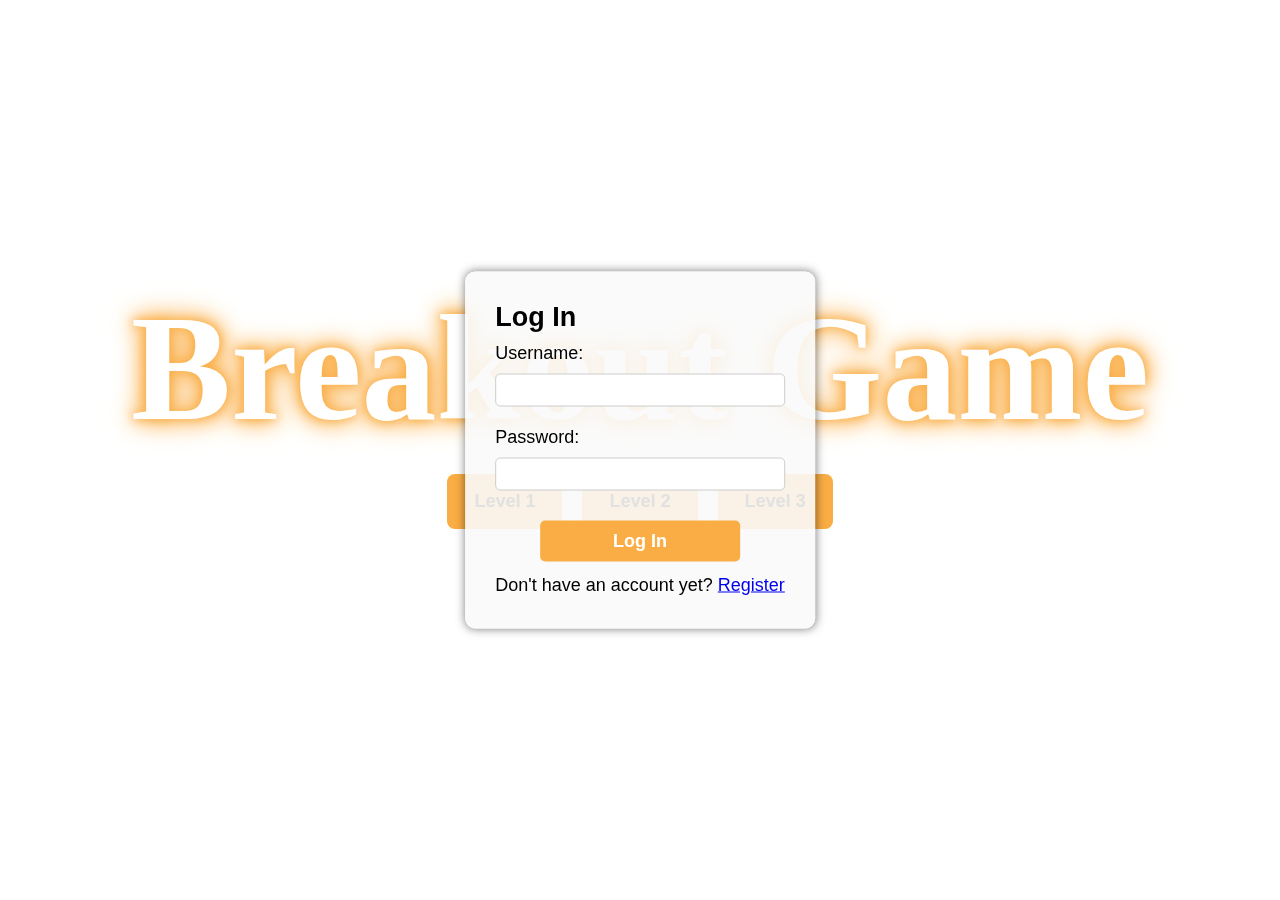
<file: index.html>
<!DOCTYPE html>
<html lang="en">

<head>
    <meta charset="UTF-8">
    <title>Breakout 23-24</title>
    <link rel="stylesheet" href="css/Styles.css">
    <link rel="stylesheet" href="css/Menu.css">
    <!-- Font Awesome stylesheet link -->
    <link rel="stylesheet" href="https://cdnjs.cloudflare.com/ajax/libs/font-awesome/6.0.0/css/all.min.css">
</head>

<body>
    <div id="loginPopup" class="popup active">
        <h2>Log In</h2>
        <form id="loginForm">
            <label for="username">Username:</label>
            <input type="text" id="username" name="username" required>
            <label for="password">Password:</label>
            <input type="password" id="password" name="password" required>
            <button type="submit">Log In</button>
        </form>
        <p><span>Don't have an account yet?  </span><a href="#" onclick="openRegisterPopup()">Register</a></p>
    </div>
    <div id="registerPopup" class="popup">
        <h2>Sign Up</h2>
        <form id="registerForm">
            <label for="newUsername">Username:</label>
            <input type="text" id="newUsername" name="newUsername" required>
            <label for="newPassword">Password:</label>
            <input type="password" id="newPassword" name="newPassword" required>
            <button type="submit">Sign In</button>
        </form>
    </div>

    <!-- Starting screen -->
    <div id="initial-page">
        <h1 class="title">Breakout Game</h1>
        <div id="buttons-container">
            <button id="button1" onclick="startLevel(1)">Level 1</button>
            <button id="button2" onclick="startLevel(2)">Level 2</button>
            <button id="button3" onclick="startLevel(3)">Level 3</button>
        </div>
    </div>

    <!-- Game screen -->
    <div id="principal">
        <div id="menu-container"></div>
        <div id="backButton" class="back-button" onclick="showStartPage()">GoBack</div>

        <div id="points-count">
            <h2>TOP SCORES</h2>
            <table>
                <thead>
                    <tr>
                        <th>Ranking</th>
                        <th>Name</th>
                        <th>Points</th>
                    </tr>
                </thead>
                <tbody>
                    <tr>
                        <td>1.</td>
                        <td class="player"><span id="topname1">xxx</span></td>
                        <td class="score"><span id="topscore1">xxx</span></td>
                    </tr>
                    <tr>
                        <td>2.</td>
                        <td class="player"><span id="topname2">xxx</span></td>
                        <td class="score"><span id="topscore2">xxx</span></td>
                    </tr>
                    <tr>
                        <td>3.</td>
                        <td class="player"><span id="topname3">xxx</span></td>
                        <td class="score"><span id="topscore3">xxx</span></td>
                    </tr>
                    <tr>
                        <td>4.</td>
                        <td class="player"><span id="topname4">xxx</span></td>
                        <td class="score"><span id="topscore4">xxx</span></td>
                    </tr>
                    <tr>
                        <td>5.</td>
                        <td class="player"><span id="topname5">xxx</span></td>
                        <td class="score"><span id="topscore5">xxx</span></td>
                    </tr>
                </tbody>
            </table>
        </div>

        <div id="game-items">
            <div class="item">Level: <span id="level">0</span></div>
            <div class="item">Score: <span id="score">0</span></div>
            <div class="item">Timer: <span id="timer">00:00</span></div>
            <div class="item">Lives:
                <div id="lives">
                    <i class="fas fa-heart life-icon full-heart"></i>
                    <i class="fas fa-heart life-icon full-heart"></i>
                    <i class="fas fa-heart life-icon full-heart"></i>
                </div>
            </div>
        </div>

        <button id="instructions-button" onclick="togglePopup()">See Instructions</button>
        <button id="sound-off" class="sound-button"> <i class="fa-solid fa-volume-xmark"></i></button>
        <button id="sound-on" class="sound-button" style="display: none;"> <i
                class="fa-solid fa-volume-high"></i></button>

        <canvas id="canvas"></canvas>

        <div id="option-panel">
            <div id="options-products">
                <button id="timemaster">
                    <img src="./images/reloj-de-arena.png" alt="timemaster">
                </button>
                <button id="scoresensei">
                    <img src="./images/diamante.png" alt="scoresensei">
                </button>
                <button id="immortalizer">
                    <img src="./images/pocion-de-amor.png" alt="immortalizer">
                </button>
            </div>
        </div>
    </div>

    <div id="legend-container" class="popup">
        <h2>Instructions.</h2>
        <div class="instruction-section">
            <h4>How to Play:</h4>
            <p>1) Use the <strong>arrow keys</strong> to move the paddle left and right. If you hit the bottom of the
                canvas, you lose a life.</p>
            <p>2) To start the game, press the <strong>space bar</strong>. You have limited time and 3 lives to play.
                Press the <strong>space bar</strong> to reset the game.</p>
        </div>
        <h3>Brick Types:</h3>
        <div class="legend-item">
            <div class="brick blue"></div>
            <span>give you <strong>10 points</strong>.</span>
        </div>
        <div class="legend-item">
            <div class="brick green"></div>
            <span>give you <strong>1 point</strong> and extend your paddle.</span>
        </div>
        <div class="legend-item">
            <div class="brick pink"></div>
            <span>give you <strong>20 points</strong> but shrink your paddle.</span>
        </div>
        <div class="legend-item">
            <div class="brick orange"></div>
            <span>you can't destroy orange bricks.</span>
        </div>
        <div class="legend-item">
            <div class="brick purple"></div>
            <span>give you <strong>150 points</strong> and increase the game velocity.</span>
        </div>
        <button class="close-button" onclick="togglePopup()">x</button>
    </div>

    <!-- End screens (lose/win) -->
    <div class="end-page" id="lose-page">
        <h1 class="title">Game Over!</h1>
        <p>You lose, what do you want to do?</p>
        <div class="buttons-container">
            <button class="buttonRestart" id="buttonRestartLose">RESTART</button>
            <button class="buttonExit" id="buttonExitLose">EXIT</button>
        </div>
    </div>

    <div class="end-page" id="win-page">
        <h1 class="title">You won!</h1>
        <p>Congratulations! Your score is: <span id="finalScore">0</span></p>
        <div class="buttons-container">
            <button class="buttonRestart" id="buttonRestartWin">RESTART</button>
            <button class="buttonExit" id="buttonExitWin">EXIT</button>
        </div>
    </div>

    <!-- JavaScript -->
    <script src="js/jquery-3.6.0.min.js"></script>
    <script src="js/jquery-ui.min.js"></script>
    <script src="js/Application.js"></script>
    <script src="js/Ball.js"></script>
    <script src="js/Brick.js"></script>
    <script src="js/Game.js"></script>
    <script src="js/Paddle.js"></script>
    <script src="js/Point.js"></script>
    <script src="js/Segment.js"></script>
    <script src="js/Timer.js"></script>
    <script src="js/Wall.js"></script>
    <script src="js/loadMenu.js"></script>
</body>
</html>
</file>
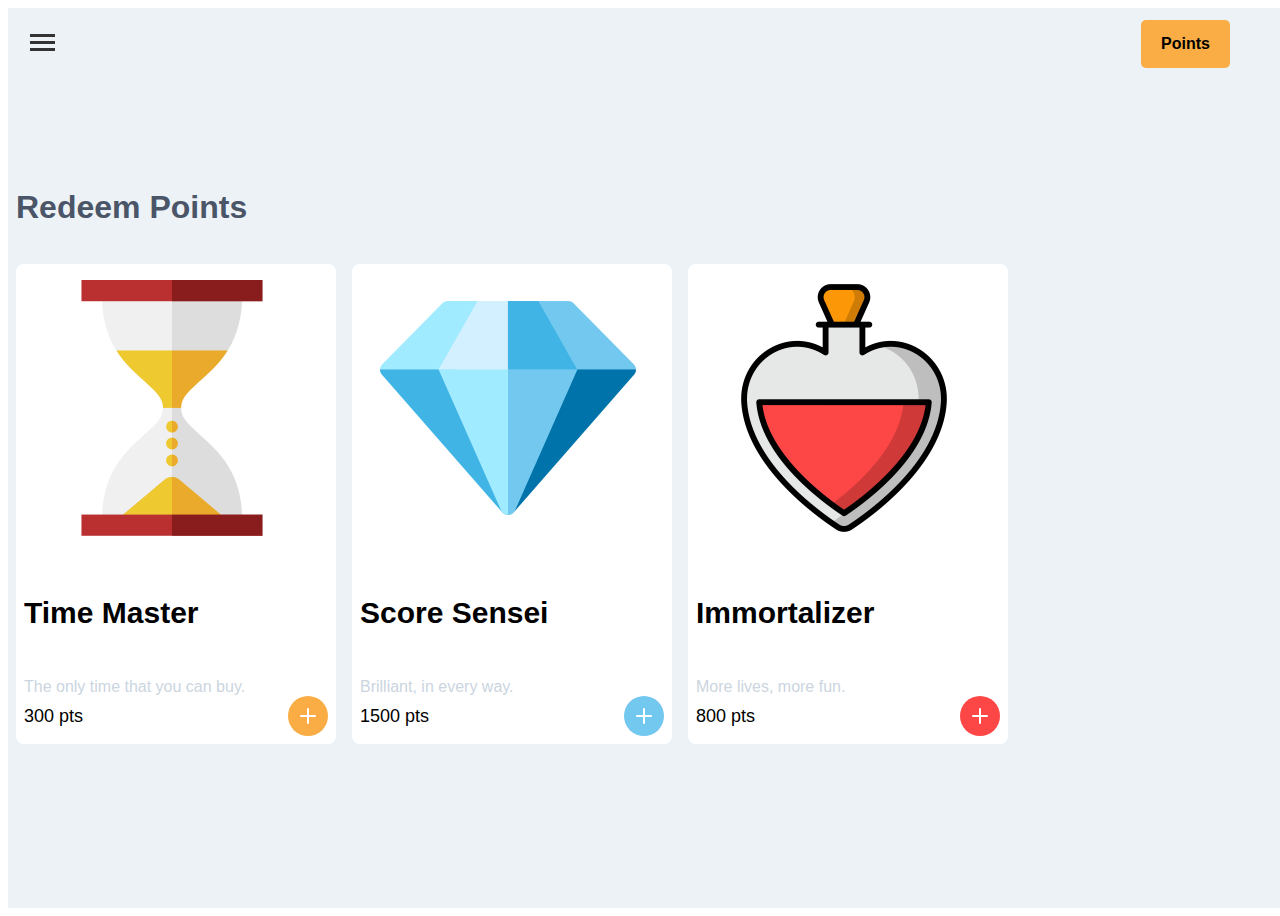
<file: reedem.html>
<!DOCTYPE html>
<html lang="en">
<head>
    <meta charset="UTF-8">
    <meta name="viewport" content="width=device-width, initial-scale=1.0">
    <title>Redeem Points</title>
    <link rel="stylesheet" href="css/Redeem.css">
    <link rel="stylesheet" href="css/Menu.css">
    <link rel="stylesheet" href="https://cdnjs.cloudflare.com/ajax/libs/font-awesome/6.0.0/css/all.min.css">
</head>
<body>
 <div id="menu-container"></div>
    <span id="user-points">Points</span>

    <div class="flex items-center bg-indigo-100 w-screen min-h-screen" style="font-family: 'Muli', sans-serif;">
        <div class="container ml-auto mr-auto flex flex-wrap items-start">
            <div class="w-full pl-5 lg:pl-2 mb-4 mt-4">
                <h1 class="text-4xl lg:text-5xl text-gray-700 font-extrabold"> Redeem Points </h1>
            </div>
            <div class="w-full md:w-1/2 lg:w-1/4 pl-5 pr-5 mb-5 lg:pl-2 lg:pr-2">
                <div id="card-timemaster" class="card bg-white rounded-lg m-h-64 p-2 transform transition duration-00" data-id="timemaster" data-title="Time Master" 
                    data-description="Time Master grants you extra time in your next game. Make every extra second count!" data-points="300">
                    <figure class="mb-2">
                        <img src="./images/reloj-de-arena.png" alt="" class="h-64 ml-auto mr-auto" />
                    </figure>
                    <div class="rounded-lg p-4 bg-purple-700 flex flex-col">
                        <div>
                            <h5 class="text-white text-3xl font-bold leading-none"> Time Master </h5>
                            <span class="text-s text-gray-400 leading-none">The only time that you can buy.</span>
                        </div>
                        <div class="flex items-center">
                            <div class="text-lg text-white font-light"> 300 pts </div>
                            <button id="TimeMaster" class="add-button" data-points="599">
                                <svg xmlns="http://www.w3.org/2000/svg" width="24" height="24" viewBox="0 0 24 24" fill="none" stroke="currentColor" stroke-width="2" stroke-linecap="round" stroke-linejoin="round" class="stroke-current m-auto">
                                    <line x1="12" y1="5" x2="12" y2="19"></line>
                                    <line x1="5" y1="12" x2="19" y2="12"></line>
                                </svg>
                            </button>            
                        </div>
                    </div>
                </div>
            </div>
            <div class="w-full md:w-1/2 lg:w-1/4 pl-5 pr-5 mb-5 lg:pl-2 lg:pr-2">
                <div id="card-scoresensei" class="card bg-white rounded-lg m-h-64 p-2 transform transition duration-300" data-id="scoresensei"  data-title="Score Sensei" 
                data-description="Score Sensei doubles your score in your next game. Reach new high scores and prove your skills in the game!" data-points="1500">
                    <figure class="mb-2">
                        <img src="./images/diamante.png" alt="" class="h-64 ml-auto mr-auto" />
                    </figure>
                    <div class="rounded-lg p-4 bg-purple-600 flex flex-col">
                        <div>
                            <h5 class="text-white text-3xl font-bold leading-none"> Score Sensei </h5>
                            <span class="text-s text-gray-400 leading-none">Brilliant, in every way.</span>
                        </div>
                        <div class="flex items-center">
                            <div class="text-lg text-white font-light"> 1500 pts </div>
                            <button class="add-button" id="open-popup" data-points="599">
                                <svg xmlns="http://www.w3.org/2000/svg" width="24" height="24" viewBox="0 0 24 24" fill="none" stroke="currentColor" stroke-width="2" stroke-linecap="round" stroke-linejoin="round" class="stroke-current m-auto">
                                    <line x1="12" y1="5" x2="12" y2="19"></line>
                                    <line x1="5" y1="12" x2="19" y2="12"></line>
                                </svg>
                            </button>
                        </div>
                    </div>
                </div>
            </div>
            <div class="w-full md:w-1/2 lg:w-1/4 pl-5 pr-5 mb-5 lg:pl-2 lg:pr-2">
                <div id="card-immortalizer" class="card bg-white rounded-lg m-h-64 p-2 transform transition duration-300" data-id="immortalizer" data-title="Immortalizer" 
                data-description="Immortalizer adds an extra life to your next game. Play longer, increase your chances of success!" data-points="800">
                    <figure class="mb-2">
                        <img src="./images/pocion-de-amor.png" alt="" class="h-64 ml-auto mr-auto"/>
                    </figure>
                    <div class="rounded-lg p-4 bg-gray-700 flex flex-col">
                        <div>
                            <h5 class="text-white text-3xl font-bold leading-none"> Immortalizer </h5>
                            <span class="text-s text-gray-400 leading-none">More lives, more fun.</span>
                        </div>
                        <div class="flex items-center">
                            <div class="text-lg text-white font-light"> 800 pts </div>
                            <button class="add-button" id="open-popup" data-points="599">
                                <svg xmlns="http://www.w3.org/2000/svg" width="24" height="24" viewBox="0 0 24 24" fill="none" stroke="currentColor" stroke-width="2" stroke-linecap="round" stroke-linejoin="round" class="stroke-current m-auto">
                                    <line x1="12" y1="5" x2="12" y2="19"></line>
                                    <line x1="5" y1="12" x2="19" y2="12"></line>
                                </svg>
                            </button>
                        </div>
                    </div>
                </div>
            </div>
        </div>
    </div>

  <div class="modal" id="myModal">
    <div class="modal-content">
      <span class="close">&times;</span>
      <div class="modal-body">
        <h2 id="modal-title">Title</h2>
        <p id="modal-description">Description</p>
        <p id="modal-points">Points: 0</p>
        <button id="redeem-button">Redeem</button>
      </div>
    </div>
  </div>
<script src="js/loadMenu.js"></script>
<script src="js/Reedem.js"></script>
<script src="js/Menu.js"></script>
<script src="js/CardModal.js"></script>
<script src="js/UserPoints.js"></script>
</body>
</html>
</file>
<file: css/Styles.css>
* {
    padding: 0;
    margin: 0;
    box-sizing: border-box;
}

body {
    margin: 0;
    padding: 0;
    background-size: 80%;
    color: #fff;
    font-size: 18px;
    font-family: 'Roboto', sans-serif;
}

@keyframes fadeIn {
    from { opacity: 0; }
    to { opacity: 1; }
}

#initial-page {
    position: relative;
    display: flex;
    flex-direction: column;
    justify-content: center;
    align-items: center;
    height: 90vh;
    animation: fadeIn 1.5s ease;
}

.title {
    color: #FAAD44;
    color: #FFF;
    font-size: 150px;
    margin-top: 20px;
    font-family: 'Brush Script MT', cursive;
    text-shadow: 0 0 10px #FAAD44, 0 0 20px #FAAD44, 0 0 30px #FAAD44;
}

#buttons-container {
    display: flex;
    justify-content: center;
    align-items: center;
    margin: 20px 0;
}

button {
    padding: 15px 25px;
    margin: 0 10px;
    font-size: 18px;
    font-family: 'Roboto', sans-serif;
    font-weight: bold;
    cursor: pointer;
    color: #000;
    background-color: #FAAD44;
    border: 2px solid transparent;
    border-radius: 8px;
    transition: transform 0.2s ease, background-color 0.2s ease, color 0.2s ease;
    white-space: nowrap;
}

button:hover {
    color: #FAAD44;
    background-color: #fff;
    border-color: #FAAD44;
    transform: scale(1.1);
}

#principal {
    display: flex;
    position: relative; 
    flex-direction: column;
    align-items: center;
    justify-content: center;
    margin-top: 20px;
    font-family: 'Roboto', sans-serif;
    font-weight: bold;
    color: #000;
}






#canvas {
    width: 870px;
    height: 450px;
    margin-left: 150px;
    margin-top: 30px;
    background-color: #000;
}

#text {
    padding: 15px;
    background-color: rgba(0, 0, 0, 0.8);
    border-radius: 10px;
    color: #FFF;
    font-family: 'Roboto', sans-serif;
    font-weight: lighter;
    font-size: 18px;
    margin-top: 10px;
    box-shadow: 0 0 5px rgba(0, 0, 0, 0.5);
    max-width: 600px;
    text-align: center;
}

#game-items {
    display: flex;
    justify-content: space-between;
    align-items: center;
    margin-top: 10px;
    gap: 30px;
}

.item {
    display: flex;
    flex-direction: column;
    align-items: center;
}



#level,
#score,
#timer {
    margin-left: 50px;
    margin-right: 50px;
    padding: 5px 20px;
    font-size: 22px;
    background-color: #FAAD44;
    border: 2px solid transparent;
    border-radius: 5px;
}

#lives {
    margin-left: 50px;
    margin-right: 50px;
    display: flex;
    align-items: center;
}

.life-icon {
    width: 25px;
    height: 25px;
    margin: 0 5px;
    color: #FAAD44;
}

#sound-off,
#sound-on {
    font-size: 20px;
    position: absolute;
    top: 110px;
    right: 25px;
    color: #000;
}

#sound-on {
    display: none; 
}



.hamburger-menu {
    cursor: pointer;
    padding: 15px;
    position: absolute;
    top: 15px;
    left: 15px;
    z-index: 2;
}

.hamburger-menu .bar {
    width: 25px;
    height: 3px;
    background-color: #333;
    margin: 4px 0;
    transition: 0.4s;
}

#sidebar-menu {
    display: none;
}



#points-count {
    position: absolute;
    top: 100px;
    left: 20px;
    padding: 30px;
    background-color: rgba(255, 255, 255, 0.9);
    border: 2px solid #FAAD44;
    border-radius: 10px;
    color: #000;
    font-family: 'Roboto', sans-serif;
    font-size: 20px;
    box-shadow: 0 0 15px rgba(0, 0, 0, 0.2);
    width: 350px;
    height: 400px;
    display: flex;
    flex-direction: column;
    justify-content: center;
    align-items: center;
}

#points-count table {
    width: 100%;
    border-collapse: collapse;
    margin-top: 10px;
}

#points-count th, #points-count td {
    padding: 10px;
    border-bottom: 1px solid #ddd;
}

#points-count th {
    background-color: #FAAD44;
    color: white;
    font-weight: bold;
    text-align: center;
}

#points-count .player {
    text-align: center;
    display: block;
    max-width: 12ch;
    white-space: normal;
    overflow: visible;
}

#points-count .score {
    text-align: center;
}

#points-count tr {
    margin-bottom: 30px;
    text-align: center;
}



#option-panel {
    display: flex;
    flex-direction: column;
    position: fixed;
    top: 50%;
    right: 20px;
    transform: translateY(-50%);
    background-color: transparent;
    border: none;
    z-index: 1;
}

#options-products {
    display: flex;
    flex-direction: column;
    gap: 10px;
}

#options-products button {
    padding: 0;
    width: 60px;
    height: 60px;
    border: none;
    border-radius: 5px;
    cursor: pointer;
}

#options-products button img {
    width: 100%;
    height: 100%;
    border-radius: 5px;
}

#options-products button:disabled {
    background-color: #D3D3D3;
    cursor: not-allowed;
}

.popup {
    display: none;
    text-align: left;
    position: fixed;
    top: 50%;
    left: 50%;
    transform: translate(-50%, -50%);
    background-color: rgba(250, 250, 250, 0.9);
    border-radius: 10px;
    padding: 20px;
    color: #000;
    max-width: 500px;
    box-shadow: 0 0 10px rgba(0, 0, 0, 0.5);
    z-index: 1000;
}

.popup h2{
    margin-bottom: 10px;
}

.popup p{
    margin-top: 10px;
}

.popup button[type="submit"] {
    display: block;
    width: 200px;
    padding: 10px;
    margin: auto;
    border: none;
    border-radius: 5px;
    background-color: #FAAD44;
    color: #fff;
    font-size: 18px;
    cursor: pointer;
    margin-top: 10px;
}

.popup.active {
    display: block;
}

.popup .close-button {
    background-color: transparent;
    border: none;
    color: #000;
    padding: 10px;
    position: absolute;
    top: 10px;
    margin-left: 20px;
    right: 10px;
    cursor: pointer;
    font-size: 24px;
    border-radius: 50%;
    transition: transform 0.2s ease, color 0.2s ease;
}

.popup .close-button:hover {
    color: #FAAD44;
    transform: scale(1.1);
}

.popup {
    padding: 30px;
}

#instructions-button {
    position: absolute;
    top: 20px;
    right: 20px;
}

.instruction-section {
    margin-bottom: 20px;
}

h4, h3 {
    margin-bottom: 10px;
}

.legend-item {
    display: flex;
    align-items: center;
    margin-bottom: 10px;
}

p, span {
    line-height: 1.5;
}

.close-button {
    margin-top: 20px;
}

.brick-item {
    display: flex;
    align-items: center;
    margin-bottom: 10px;
}

.legend-item span {
    line-height: 1.5;
}

.brick {
    width: 50px;
    height: 25px;
    margin-right: 10px;
    border: 2px solid #FFF;
    border-radius: 3px;
}

.brick.blue { background-color: #4F9FF5; }
.brick.green { background-color: #83DD99; }
.brick.pink { background-color: #F85D98; }
.brick.orange { background-color: #FAAD44; }
.brick.purple { background-color: #A786EB; }

.full-heart::before {
    content: "\f004";
    transition: color 0.3s ease;
}

.empty-heart::before {
    content: "\f08a";
    color: #ccc;
}

.life-icon::before {
    font-family: "Font Awesome 5 Free";
    font-weight: 900;
    font-size: 35px; /* Aumentado */
    display: inline-block;
    width: 40px;
    height: 40px;
    margin-right: 10px;
    font-style: normal;
}

.life-icon.full-heart {
    color: #FAAD44;
    transition: color 0.3s ease;
}

.end-page {
    display: none;
    position: fixed;
    top: 0;
    left: 0;
    width: 100%;
    height: 100%;
    background-color: rgba(0, 0, 0, 0.5);
    z-index: 9999;
}

.end-page.active {
    display: flex;
    justify-content: center;
    align-items: center;
}

.end-page .title {
    text-align: center;
    margin-bottom: 20px;
    font-size: 90px; /* Aumentado */
}

.end-page p {
    font-size: 22px; /* Aumentado */
    color: #ffffff;
    text-align: center;
    margin-bottom: 30px;
    font-family: 'Roboto', sans-serif;
}

.end-page .buttons-container {
    display: flex;
    justify-content: center;
}

.redeem-section {
    display: none;
}


#points-content {
    text-align: center;
    padding: 20px;
}

.close-button {
    cursor: pointer;
    padding: 8px 10px;
    color: #fff;
    font-size: 20px;
}

.close-button:hover {
    background-color: #333;
}

.content-section {
    display: none; 
    padding: 20px;
}
        /* Estilos del registro */
        form {
            display: flex;
            flex-direction: column;
        }

        label {
            margin-bottom: 10px;
        }

        input[type="text"],
        input[type="password"] {
            margin-bottom: 20px;
            padding: 8px;
            border-radius: 5px;
            border: 1px solid #ccc;
        }

#backButton {
    position: absolute;
    top: 550px;
    left: 190px;
    transform: translate(-50%, -50%);
    padding: 15px 25px;
    font-size: 18px;
    font-family: 'Roboto', sans-serif;
    font-weight: bold;
    cursor: pointer;
    color: #000;
    background-color: #FAAD44;
    border: 2px solid transparent;
    border-radius: 8px;
    transition: transform 0.2s ease, background-color 0.2s ease, color 0.2s ease;
    white-space: nowrap;
}

#backButton:hover {
    color: #FAAD44;
    background-color: #fff;
    border-color: #FAAD44;
}
</file>
<file: css/Menu.css>
.sidebar-menu {
    position: fixed;
    left: -250px;
    top: 0;
    width: 250px;
    height: 100%;
    background: rgb(51, 51, 51); 
    transition: left 0.3s;
    color: white;
    padding-top: 60px;
    z-index: 1;
}

.sidebar-menu.active {
    left: 0;
}

.sidebar-menu ul {
    list-style: none;
    padding: 0;
    margin: 0;
}

.sidebar-menu ul li {
    padding: 10px;
    text-align: left;
}

.sidebar-menu ul li a {
    display: block;
    color: white;
    text-decoration: none;
    padding: 8px 16px;
}

.sidebar-menu ul li a:hover {
    background-color: #555; 
}

.hamburger-menu {
    cursor: pointer;
}

.hamburger-menu .bar {
    width: 25px;
    height: 3px;
    background-color: #333;
    margin: 4px 0;
}

.close-button-navbar {
    cursor: pointer;
    padding: 8px 10px;
    color: #fff;
    position: absolute;
    font-size: 20px;
    top: 0;
    bottom: 0;
    right: 0;
}

.close-button-navbar:hover {
    background-color: #333;
}
</file>
<file: css/Redeem.css>
.hamburger-menu {
  cursor: pointer;
  padding: 15px;
  position: absolute;
  top: 15px;
  left: 15px;
  z-index: 2;
}

.hamburger-menu .bar {
  width: 25px;
  height: 3px;
  background-color: #333;
  margin: 4px 0;
  transition: 0.4s;
}

#sidebar-menu {
  display: none;
}

#points-content {
  text-align: center;
  padding: 20px;
}

.close-button {
  cursor: pointer;
  padding: 8px 10px;
  color: #fff;
  font-size: 50px;
}

.close-button:hover {
  background-color: #333;
}

.flex {
  display: flex;
}

.items-center {
  align-items: center;
}

.bg-indigo-100 {
  background-color: #edf2f7;
}

.w-screen {
  width: 100vw;
}

.min-h-screen {
  min-height: 100vh;
}

.container {
  width: 100%;
  max-width: 1280px;
}

.ml-auto {
  margin-left: auto;
}

.mr-auto {
  margin-right: auto;
}

.flex-wrap {
  flex-wrap: wrap;
}

.items-start {
  align-items: flex-start;
}

.w-full {
  width: 100%;
}

.pl-5 {
  padding-left: 1.25rem;
}

.lg\:pl-2 {
  padding-left: 0.5rem;
}

.mb-4 {
  margin-bottom: 1rem;
}

.mt-4 {
  margin-top: 1rem;
}

.text-3xl {
  font-size: 1.875rem;
}

.lg\:text-4xl {
  font-size: 2.25rem;
}

.text-gray-700 {
  color: #4a5568;
}

.font-extrabold {
  font-weight: 800;
}

.md\:w-1\/2 {
  width: 50%;
}

.lg\:w-1\/4 {
  width: 25%;
}

.pr-5 {
  padding-right: 1.25rem;
}

.lg\:pr-2 {
  padding-right: 0.5rem;
}

.mb-5 {
  margin-bottom: 1.25rem;
}

.bg-white {
  background-color: #fff;
}

.rounded-lg {
  border-radius: 0.5rem;
}

.p-2 {
  padding: 0.5rem;
}

.transform {
  transform: translateY(0);
}

.hover\:translate-y-2:hover {
  transform: translateY(-0.5rem);
}

.hover\:shadow-xl:hover {
  box-shadow: 0 4px 6px -1px rgba(0, 0, 0, 0.1), 0 2px 4px -1px rgba(0, 0, 0, 0.06);
}

.transition {
  transition-property: all;
}

.duration-300 {
  transition-duration: 300ms;
}

.figure {
  margin-bottom: 0.5rem;
}

.mb-2 {
  margin-bottom: 0.5rem;
  margin-top: 0.5rem;
  margin-left: 1.25rem;
  margin-right: 0.5rem;
}

.h-64 {
  height: 16rem;
}

.ml-auto {
  margin-left: auto;
}

.mr-auto {
  margin-right: auto;
}

.flex {
  display: flex;
}

.flex-col {
  flex-direction: column;
}

.text-2xl {
  font-size: 1.5rem;
}

.font-bold {
  font-weight: 700;
}

.leading-none {
  line-height: 1;
}

.text-white {
  color: black;
}

.text-xs {
  font-size: 0.75rem;
}

.text-gray-400 {
  color: #cbd5e0;
}

.flex {
  display: flex;
}

.items-center {
  align-items: center;
}

.text-lg {
  font-size: 1.125rem;
}

.font-light {
  font-weight: 300;
}

.rounded-full {
  border-radius: 9999px;
}

.bg-purple-900 {
  background-color: #FAAD44;
}

.text-purple-900 {
  color:#FAAD44;
}

.hover\:bg-white:hover {
  background-color: #ffffff;
}

.hover\:text-purple-900:hover {
  color: #FAAD44;
}

/* General hover effect for all cards */
.card:hover {
  transform: translateY(-10px);
  transition: transform 0.3s;
}

/* Specific hover effect for TimeMaster */
#card-timemaster:hover {
  box-shadow: 0 20px 25px -5px rgba(250, 173, 68, 0.3), 0 10px 10px -5px rgba(250, 173, 68, 0.22);
}

/* Specific hover effect for ScoreSensei */
#card-scoresensei:hover {
  box-shadow: 0 20px 25px -5px rgba(0, 123, 255, 0.2), 0 10px 10px -5px rgba(0, 123, 255, 0.22);
}

/* Specific hover effect for Immortalizer */
#card-immortalizer:hover {
  box-shadow: 0 20px 25px -5px rgba(255, 0, 0, 0.2), 0 10px 10px -5px rgba(255, 0, 0, 0.22);
}

.focus\:outline-none:focus {
  outline: 2px solid transparent;
  outline-offset: 2px;
}

.w-10 {
  width: 2.5rem;
}

.h-10 {
  height: 2.5rem;
}

.m-auto {
  margin: auto;
}

.stroke-current {
  stroke: currentColor;
}

.w-24 {
  width: 6rem;
}

.h-24 {
  height: 6rem;
}

/* Existing styles remain unchanged */
.modal {
  display: none; /* Hidden by default */
  position: fixed; /* Stay in place */
  z-index: 1; /* Sit on top */
  left: 0;
  top: 0;
  width: 100%; /* Full width */
  height: 100%; /* Full height */
  overflow: auto; /* Enable scroll if needed */
  background-color: rgba(0,0,0,0.4); /* Black w/ opacity */
}

.modal-content {
  background-color: #fefefe;
  margin: 15% auto; /* 15% from the top and centered */
  padding: 20px;
  border: 1px solid #888;
  width: 80%; /* Could be more or less, depending on screen size */
  border-radius: 10px;
  box-shadow: 0 5px 15px rgba(0,0,0,0.3);
}

.close {
  color: #aaa;
  float: right;
  font-size: 48px;
  font-weight: bold;
}

.close:hover,
.close:focus {
  color: black;
  text-decoration: none;
  cursor: pointer;
}

#points-content {
  text-align: center;
  padding: 20px;
}

.close-button {
  cursor: pointer;
  padding: 10px 20px;
  margin: 10px;
  background-color: #FAAD44; 
  color: #fff;
  border: none;
  font-size: 16px;
  border-radius: 5px;
  transition: background-color 0.3s, color 0.3s, box-shadow 0.3s;
}

.close-button:hover {
  background-color: #FAAD44;
  box-shadow: 0 5px 15px rgba(250, 173, 68, 0.5);
}

.modal-body {
  display: flex;
  flex-direction: column;
  align-items: center;
}

.modal-body button {
  margin: 10px;
}

.add-button {
  border-radius: 50%; 
  border: none; 
  cursor: pointer; 
  width: 40px; 
  height: 40px; 
  display: flex; 
  justify-content: center; 
  align-items: center; 
  transition: background-color 0.3s, color 0.3s, box-shadow 0.3s; 
  margin-left: auto; 
}

#card-timemaster .add-button {
  background-color: #FAAD44; 
  color: #FFFFFF;
}

#card-scoresensei .add-button {
  background-color: #73C8F0; 
  color: #FFFFFF;
}

#card-immortalizer .add-button {
  background-color: #FD4746;
  color: #FFFFFF;
}

#card-timemaster .add-button:hover {
  color: #FAAD44; 
  background-color: #FFF;
  box-shadow: 0px 0px 10px rgba(250, 173, 68, 0.5); 
}

#card-scoresensei .add-button:hover {
  color: #73C8F0; 
  background-color: #FFF;
  box-shadow: 0px 0px 10px rgba(0, 123, 255, 0.5); 
}

#card-immortalizer .add-button:hover {
  color: #FD4746; 
  background-color: #FFF;
  box-shadow: 0px 0px 10px rgba(255, 0, 0, 0.5); 
}

#user-points {
  position: fixed; 
  top: 20px; 
  right: 50px; 
  background-color: #FAAD44; 
  color: #000; 
  font-weight: bold; 
  padding: 15px 20px; 
  border-radius: 5px; 
  z-index: 9999; 
  font-family: 'Roboto', sans-serif;
}

#redeem-button {
  padding: 10px 15px;
  margin: 10px 10px;
  font-size: 14px;
  font-weight: bold;
  cursor: pointer;
  color: #4a5568;
  background-color: #F5F5F5;
  border: 2px solid #CCC;
  border-radius: 8px;
  transition: background-color 0.2s ease, color 0.2s ease, box-shadow 0.2s ease;
  white-space: nowrap;
}

#redeem-button:hover {
  background-color: #E0E0E0;
  color: #4a5568;
  scale: 1.1;
  box-shadow: 0 2px 4px rgba(0, 0, 0, 0.15);
}
</file>
